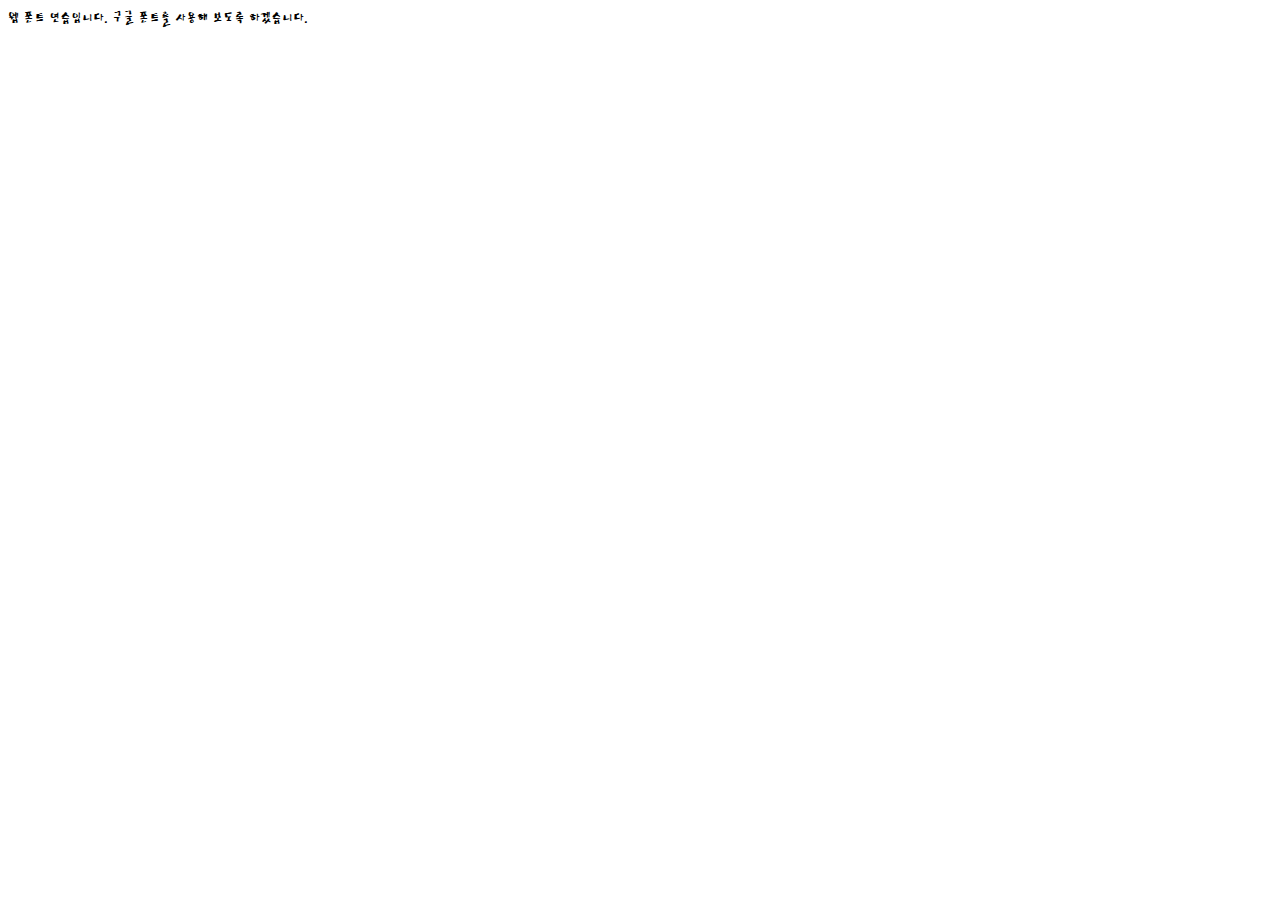
<file: 04-02-web-font/index.html>
<!DOCTYPE html>
<html lang="ko">
<head>
    <meta charset="UTF-8">
    <meta http-equiv="X-UA-Compatible" content="IE=edge">
    <meta name="viewport" content="width=device-width, initial-scale=1.0">
    <title>04-02-web-font</title>
    <link rel="stylesheet" href="./index.css">
</head>
<body>
    <div>웹 폰트 연습입니다. 구글 폰트를 사용해 보도록 하겠습니다.</div>
</body>
</html>
</file>
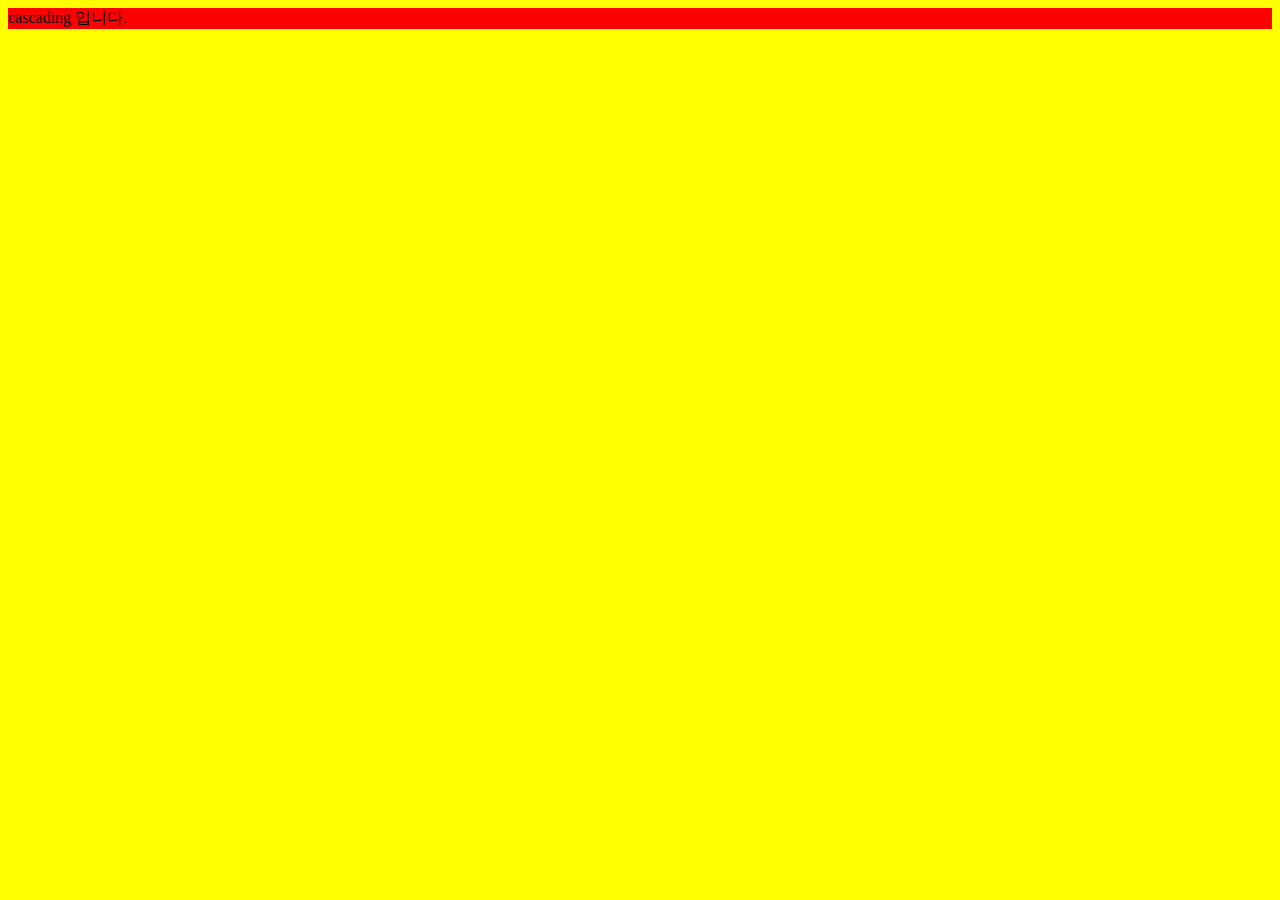
<file: 05-01-cascading/index.html>
<!DOCTYPE html>
<html lang="ko">
<head>
    <meta charset="UTF-8">
    <meta http-equiv="X-UA-Compatible" content="IE=edge">
    <meta name="viewport" content="width=device-width, initial-scale=1.0">
    <title>05-01-cascading</title>
    <link rel="stylesheet" href="./index.css">
</head>
<body>
    <div class="text-class" id="text-id">
        cascading 입니다.
    </div>
</body>
</html>
</file>
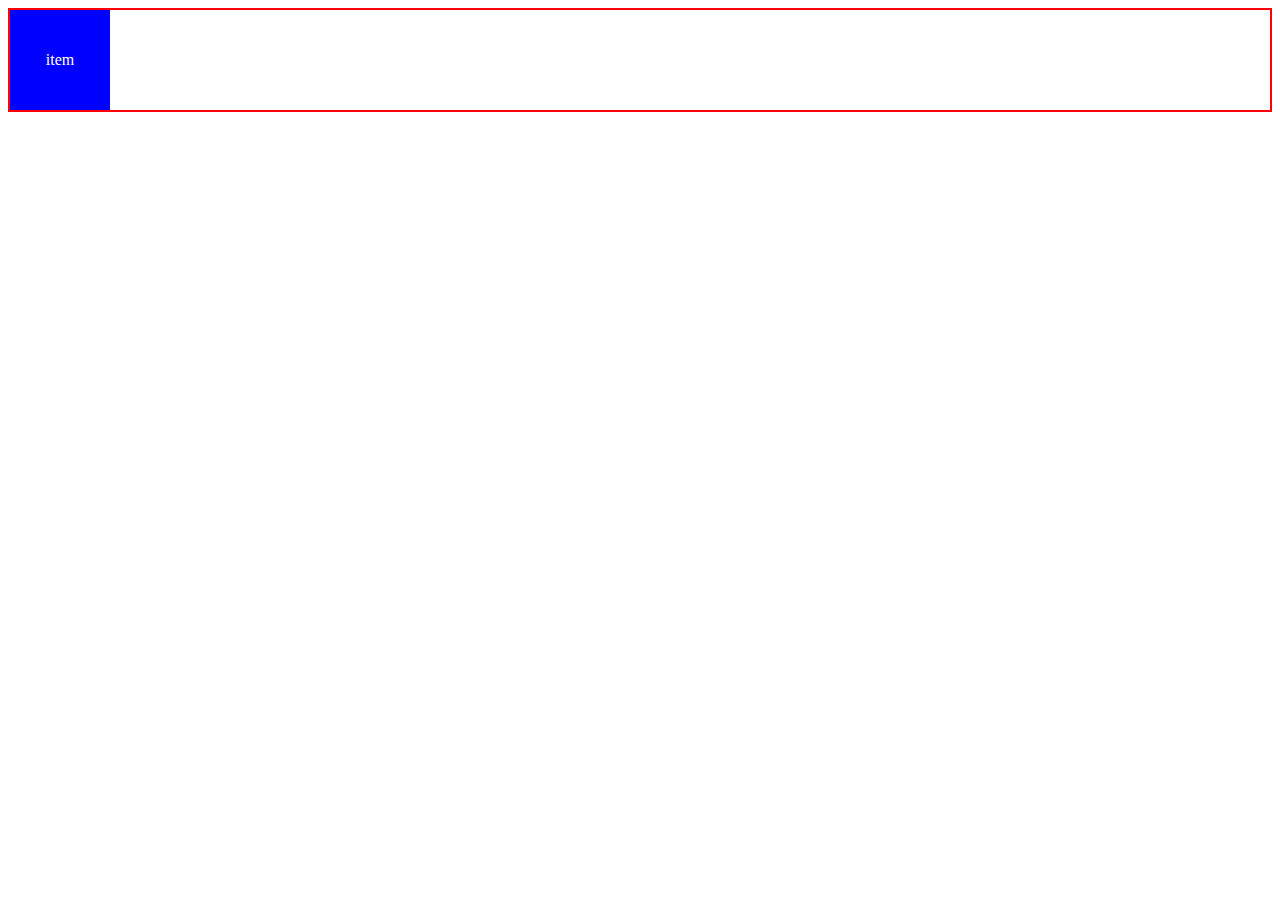
<file: animation/index.html>
<!DOCTYPE html>
<html lang="ko">
<head>
    <meta charset="UTF-8">
    <meta http-equiv="X-UA-Compatible" content="IE=edge">
    <meta name="viewport" content="width=device-width, initial-scale=1.0">
    <title>08-01-animation</title>
   <link rel="stylesheet" href="./index.css">
<body>
    <div class="container">
        <div class="item">
            <span>item</span>
        </div>
    </div>
</body>
</html>
</file>
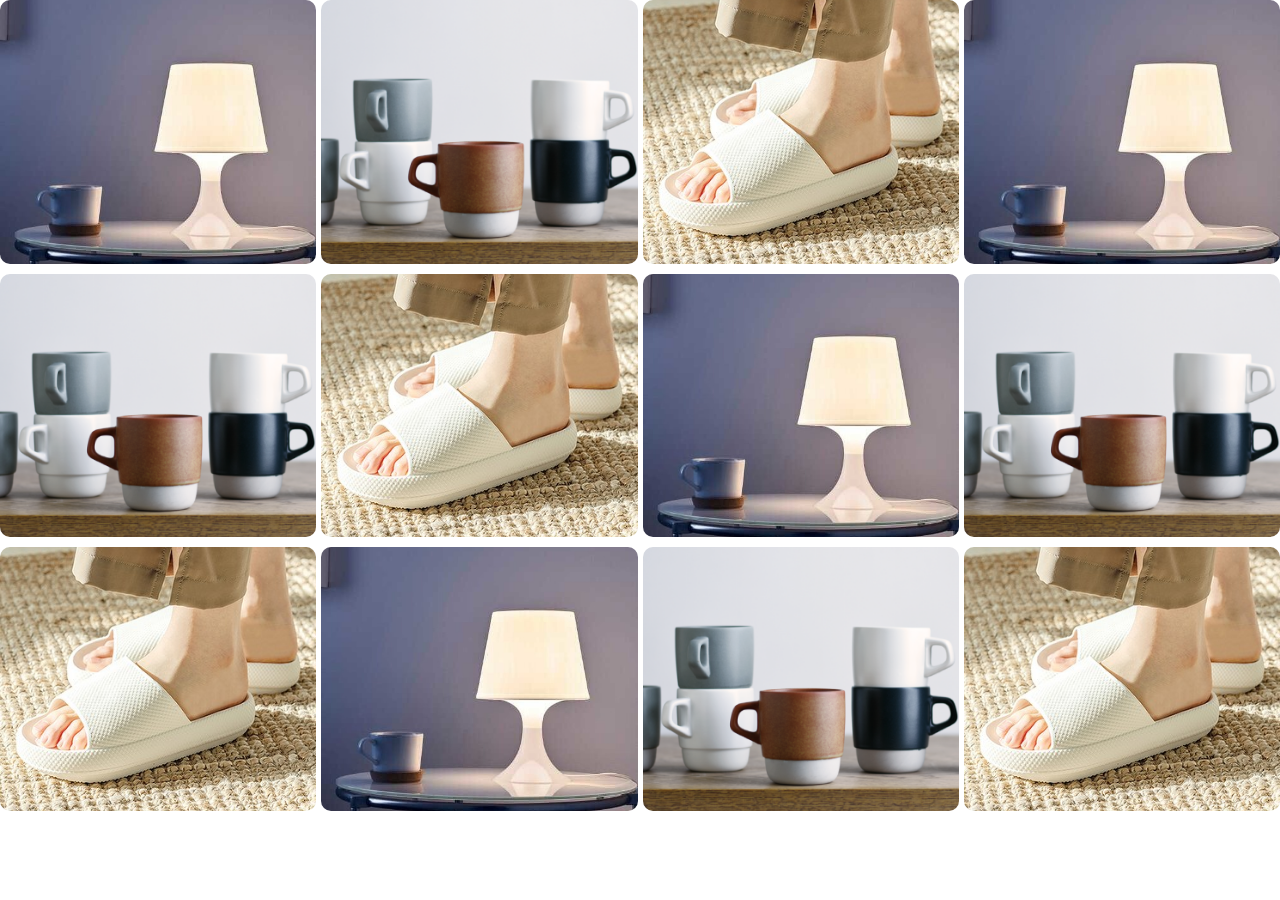
<file: 09-02-grid-card/card.html>
<!DOCTYPE html>
<html lang="ko">
<head>
    <meta charset="UTF-8">
    <meta http-equiv="X-UA-Compatible" content="IE=edge">
    <meta name="viewport" content="width=device-width, initial-scale=1.0">
    <title>Wellcome to my shop</title>
    <link rel="stylesheet" href="./card.css">
</head>
<body>
    <div class="item_wrap">
        <div class="item">
            <div class="img_box">
                <img src="./img/item1.jpeg" alt="탁상용 조명">
            </div>
            <div class="text_box">
                <p class="text_box__name">탁상용 조명</p>
                <p class="text_box__price">300,000원</p>
            </div>
        </div>
        <div class="item">
            <div class="img_box">
                <img src="./img/item2.png" alt="머그컵">
            </div>
            <div class="text_box">
                <p class="text_box__name">머그컵</p>
                <p class="text_box__price">40,000원</p>
            </div>
        </div>
        <div class="item">
            <div class="img_box">
                <img src="./img/item3.jpeg" alt="거실용 슬리퍼">
            </div>
            <div class="text_box">
                <p class="text_box__name">거실용 슬리퍼</p>
                <p class="text_box__price">28,000원</p>
            </div>
        </div>
        <div class="item">
            <div class="img_box">
                <img src="./img/item1.jpeg" alt="탁상용 조명">
            </div>
            <div class="text_box">
                <p class="text_box__name">탁상용 조명</p>
                <p class="text_box__price">300,000원</p>
            </div>
        </div>
        <div class="item">
            <div class="img_box">
                <img src="./img/item2.png" alt="머그컵">
            </div>
            <div class="text_box">
                <p class="text_box__name">머그컵</p>
                <p class="text_box__price">40,000원</p>
            </div>
        </div>
        <div class="item">
            <div class="img_box">
                <img src="./img/item3.jpeg" alt="거실용 슬리퍼">
            </div>
            <div class="text_box">
                <p class="text_box__name">거실용 슬리퍼</p>
                <p class="text_box__price">28,000원</p>
            </div>
        </div>
        <div class="item">
            <div class="img_box">
                <img src="./img/item1.jpeg" alt="탁상용 조명">
            </div>
            <div class="text_box">
                <p class="text_box__name">탁상용 조명</p>
                <p class="text_box__price">300,000원</p>
            </div>
        </div>
        <div class="item">
            <div class="img_box">
                <img src="./img/item2.png" alt="머그컵">
            </div>
            <div class="text_box">
                <p class="text_box__name">머그컵</p>
                <p class="text_box__price">40,000원</p>
            </div>
        </div>
        <div class="item">
            <div class="img_box">
                <img src="./img/item3.jpeg" alt="거실용 슬리퍼">
            </div>
            <div class="text_box">
                <p class="text_box__name">거실용 슬리퍼</p>
                <p class="text_box__price">28,000원</p>
            </div>
        </div>
        <div class="item">
            <div class="img_box">
                <img src="./img/item1.jpeg" alt="탁상용 조명">
            </div>
            <div class="text_box">
                <p class="text_box__name">탁상용 조명</p>
                <p class="text_box__price">300,000원</p>
            </div>
        </div>
        <div class="item">
            <div class="img_box">
                <img src="./img/item2.png" alt="머그컵">
            </div>
            <div class="text_box">
                <p class="text_box__name">머그컵</p>
                <p class="text_box__price">40,000원</p>
            </div>
        </div>
        <div class="item">
            <div class="img_box">
                <img src="./img/item3.jpeg" alt="거실용 슬리퍼">
            </div>
            <div class="text_box">
                <p class="text_box__name">거실용 슬리퍼</p>
                <p class="text_box__price">28,000원</p>
            </div>
        </div>
    </div>
</body>
</html>
</file>
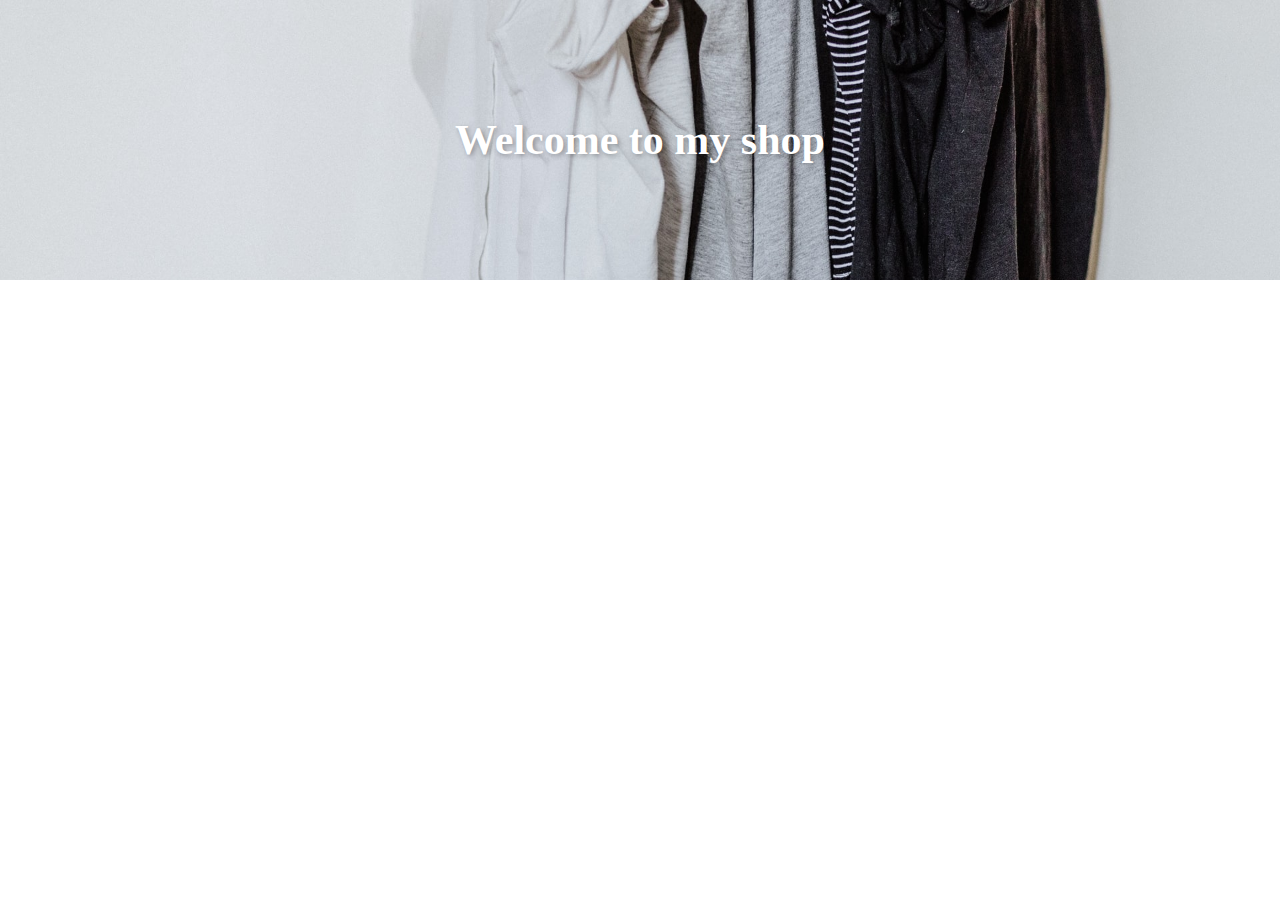
<file: My_Shop/banner.html>
<!DOCTYPE html>
<html lang="kp">
<head>
    <meta charset="UTF-8">
    <meta http-equiv="X-UA-Compatible" content="IE=edge">
    <meta name="viewport" content="width=device-width, initial-scale=1.0">
    <title>Welcom to my shop - banner</title>
    <link rel="stylesheet" href="./banner.css">
</head>
<body>
    <section class="main_banner">
        <h1 class="text">Welcome to my shop</h1>
    </section>
</body>
</html>
</file>
<file: 04-02-web-font/index.css>
@import url('https://fonts.googleapis.com/css2?family=Dokdo&display=swap');
div {
    font-family: 'Dokdo', cursive;
}
</file>
<file: 05-01-cascading/index.css>
* {
    background-color: yellow;
}
.div {
    background-color: aqua;
}
.text-class {
    background-color: blue;
}
#text-id {
    background-color: red;
}
</file>
<file: animation/index.css>
* {
    box-sizing: border-box;
}
.container {
    width: 100%;
    height: 104px;
    border: 2px red solid;
    position: relative;
}
.item {
    width: 100px;
    height: 100px;
    background: blue;
    display: flex;
    flex-direction: row;
    justify-content: center;
    align-items: center;
    /* animation-name: move_box;
    animation-duration: 2s;
    animation-timing-function: ease-in-out;
    animation-iteration-count: infinite;
    animation-direction: alternate; */
    animation: move_box 2s ease-in-out infinite alternate;
    position: absolute;
}
.item span {
    color: white;
}
@keyframes move_box {
    from {
        border-radius: 0;
        left: 0;
        background: blue;
        transform: scale(1);
    }
    to {
        border-radius: 50%;
        left: calc(100% - 85px);
        background: green;
        transform: scale(0.75);
    }
}
</file>
<file: 09-02-grid-card/card.css>
* {
    box-sizing: border-box;
}
html, body {
    margin: 0;
    padding: 0;
}
.item_wrap {
    /* display: flex;
    flex-direction: row;
    justify-content: space-between;
    align-items: flex-start;
    flex-wrap: wrap; */
    display: grid;
    grid-template-columns: repeat(4, 1fr);
    grid-template-rows: repeat(3, 1fr);
    grid-gap: 10px 5px;
}
.item {
    /* width: calc(25% - 7px); */
    aspect-ratio: 6 / 5;
    position: relative;
    overflow: hidden;
    border-radius: 10px;
    /* margin-bottom: 15px; */
}
.img_box {
    width: 100%;
    height: 100%;
}
.img_box img {
    width: 100%;
    height: 100%;
    object-fit: cover;
}
.text_box {
    width: 100%;
    height: 100%;
    position: absolute;
    top: 0; 
    left: 0;
    display: flex;
    flex-direction: column;
    justify-content: flex-end;
    align-items: flex-start;
    padding: 20px;
    z-index: 3;
}

.text_box p {
    color: white;
    margin: 5px 0 0;
}
.text_box__name {
    font-size: 22px;
    font-weight: 500;
    opacity: 0;
    transform: translateY(50px);
}
.text_box__price {
    font-size: 16px;
    font-weight: 400;
    opacity: 0;
    transform: translateY(50px);
}
.item:after {
    content: "";
    display: block;
    background: rgba(0, 0, 0, 0.2);
    width: 100%;
    height: 100%;
    position: absolute;
    top: 0;
    left: 0;
    z-index: 2;
    opacity: 0;
}
.item:hover .text_box__name {
    opacity: 1;
    transform: translateY(0);
}
.item:hover .text_box__price {
    opacity: 1;
    transform: translateY(0);
}
.item:hover:after {
    opacity: 1;
}
.item:hover .img_box img {
    transform: scale(1.1);
    filter: blur(2px);
}
.item:after, 
.item_box img,
.item .text_box__name,
.item .text_box__price {
    transition: all 0.4s ease-in-out;
}
.item .text_box__price {
    transition: all 0.4s ease-in-out 0.13s;
}
</file>
<file: My_Shop/banner.css>
* {
    box-sizing: border-box;
}

html, body {
    margin: 0;
    padding: 0;
}
.main_banner {
    width: 100%;
    height: 280px;
    background-image: url("./img/banner.jpg");
    background-size: cover;
    display: flex;
    flex-direction: row;
    justify-content: center;
    align-items: center;
    }
    .main_banner .text {
        font-size: 42px;
        font-weight: 700;
        color: white;
        text-shadow: 2px 2px 5px rgba(0, 0, 0, 0.3);
        animation: title_text 1s ease-in-out;
    }
@keyframes title_text {
    0%{
        transform: translateY(70px);
        opacity: 0;
    }
    92% {
        transform: translateY(-10px);
    }
    100% {
        transform: translateY(0);
        opacity: 1;
    }
}
</file>
